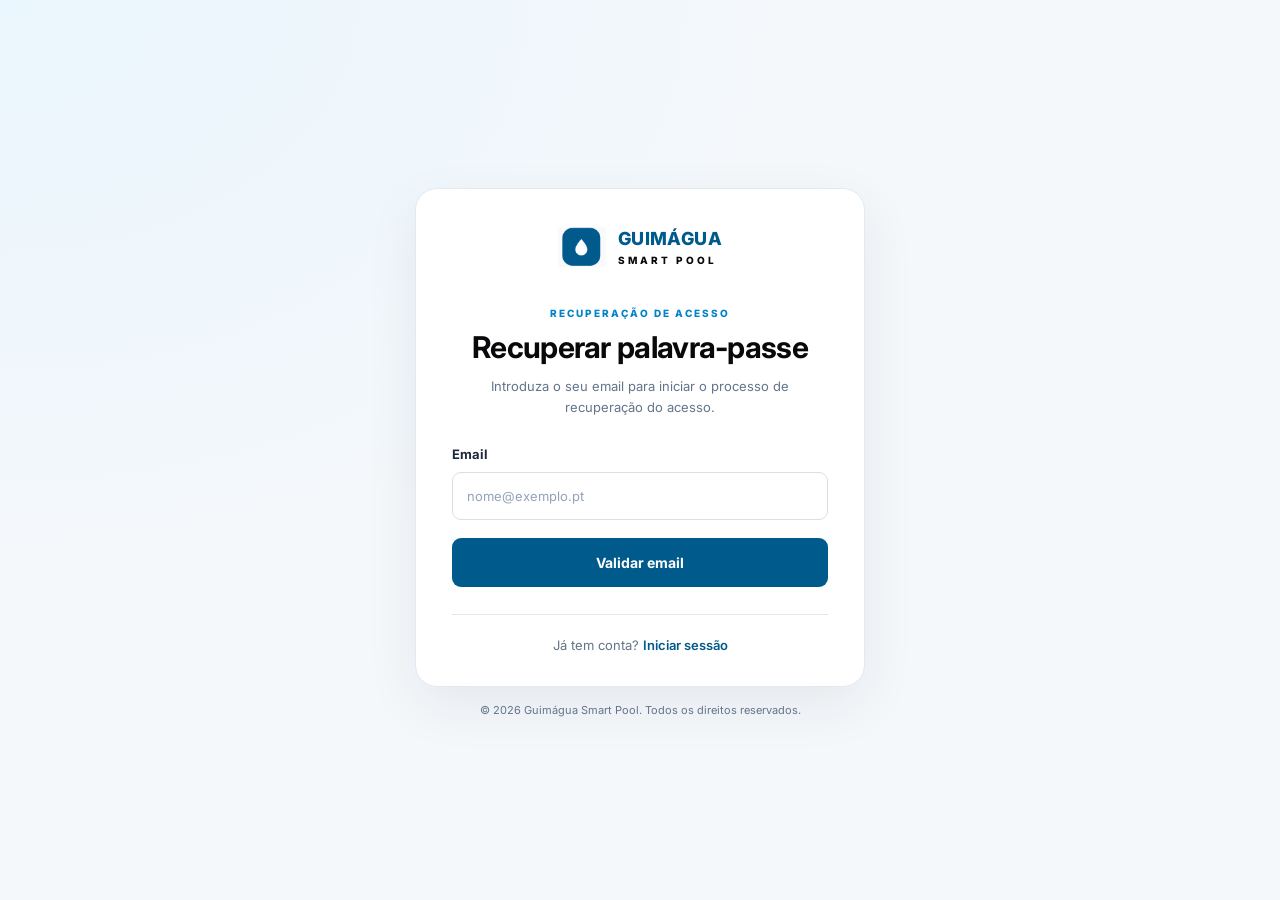
<file: recuperar-password.html>
<!DOCTYPE html>
<html lang="pt-PT">
<head>
    <meta charset="UTF-8">
    <meta name="viewport" content="width=device-width, initial-scale=1.0">
    <meta name="theme-color" content="#005A8C">
    <title>Recuperar Palavra-passe | Guimágua Smart Pool</title>
    <link rel="stylesheet" href="auth.css">
</head>

<body class="auth-page">
    <main class="auth-layout">

        <section class="auth-card" aria-labelledby="recoveryTitle">

            <a href="index.html"
               class="auth-logo"
               aria-label="Guimágua Smart Pool - Início">

                <img src="logo.png"
                     alt=""
                     class="auth-logo-image">

                <span class="auth-logo-text">
                    GUIMÁGUA
                    <small>SMART POOL</small>
                </span>
            </a>

            <div class="auth-heading">
                <span class="eyebrow">RECUPERAÇÃO DE ACESSO</span>

                <h1 id="recoveryTitle">
                    Recuperar palavra-passe
                </h1>

                <p>
                    Introduza o seu email para iniciar o processo
                    de recuperação do acesso.
                </p>
            </div>

            <form id="recoveryForm" novalidate>

                <div class="form-group">
                    <label for="recoveryEmail">Email</label>

                    <input
                        type="email"
                        id="recoveryEmail"
                        name="email"
                        placeholder="nome@exemplo.pt"
                        autocomplete="email"
                        aria-describedby="recoveryEmailError"
                        required
                    >

                    <small
                        class="field-error"
                        id="recoveryEmailError"
                        hidden>
                    </small>
                </div>

                <div
                    id="recoveryMessage"
                    class="form-message"
                    role="status"
                    aria-live="polite"
                    hidden>
                </div>

                <button type="submit" class="auth-button">
                    Validar email
                </button>

            </form>

            <div class="auth-divider"></div>

            <p class="auth-footer">
                Já tem conta?
                <a href="area-cliente.html">Iniciar sessão</a>
            </p>

        </section>

        <p class="auth-copyright">
            © <span class="current-year"></span>
            Guimágua Smart Pool. Todos os direitos reservados.
        </p>

    </main>

    <script src="auth.js" defer></script>
</body>
</html>
</file>
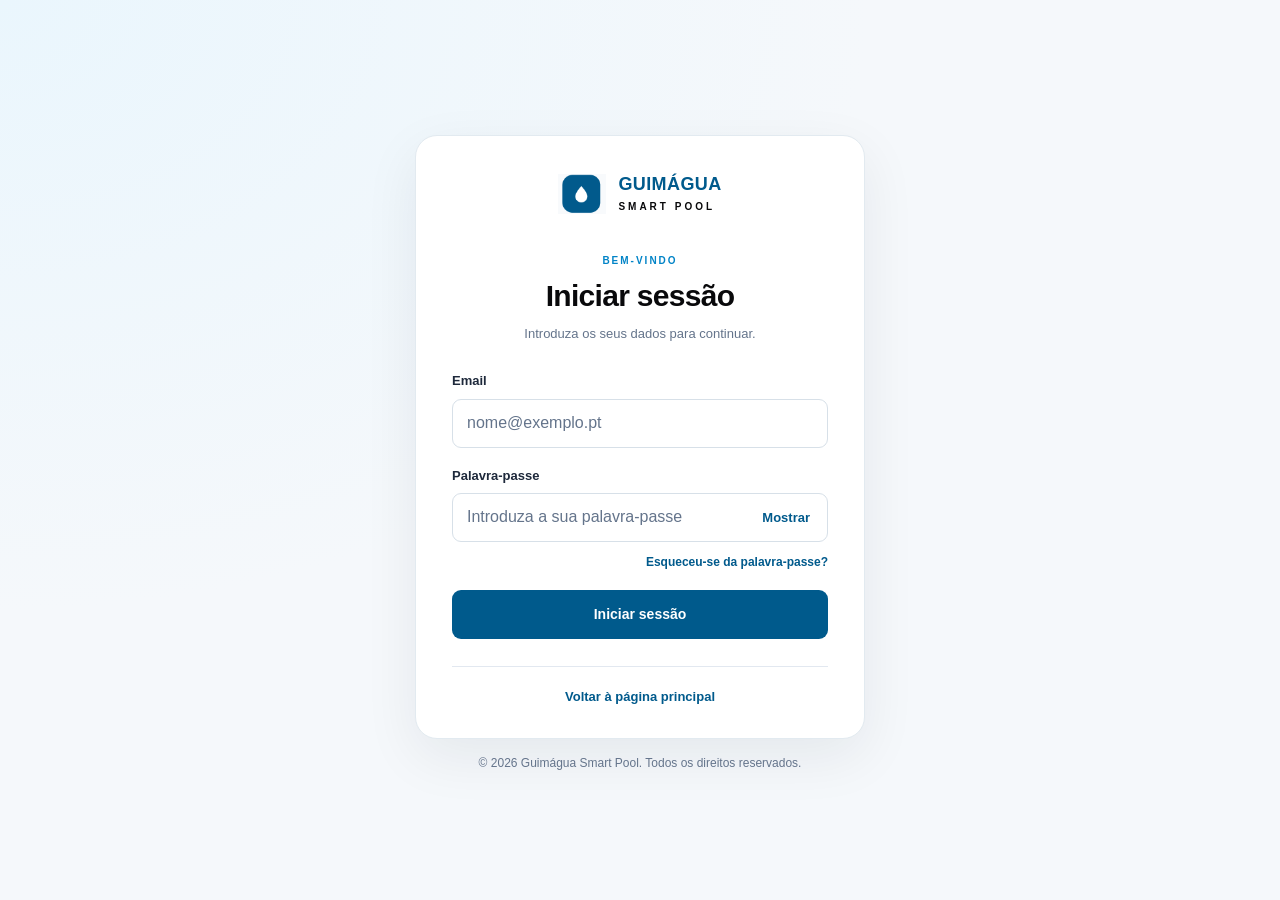
<file: src/area-cliente.html>
<!DOCTYPE html>
<html lang="pt-PT">
<head>
    <meta charset="UTF-8">
    <meta name="viewport" content="width=device-width, initial-scale=1.0">
    <meta name="theme-color" content="#005A8C">
    <title>Iniciar sessão | Guimágua Smart Pool</title>
    <link rel="stylesheet" href="../styles/auth.css">
</head>

<body class="auth-page">
    <main class="auth-layout">

    
        <section class="auth-card" aria-labelledby="loginTitle">

            <a href="./index.html"
               class="auth-logo"
               aria-label="Guimágua Smart Pool - Início">

                <img src="../assets/logo.png"
                     alt=""
                     class="auth-logo-image">

                <span class="auth-logo-text">
                    GUIMÁGUA
                    <small>SMART POOL</small>
                </span>
            </a>

            <div class="auth-heading">
                <span class="eyebrow">BEM-VINDO</span>
                <h1 id="loginTitle">Iniciar sessão</h1>
                <p>Introduza os seus dados para continuar.</p>
            </div>

           <form id="loginForm" novalidate>

    <div class="form-group">
        <label for="email">Email</label>

        <input
            type="email"
            id="email"
            name="email"
            placeholder="nome@exemplo.pt"
            autocomplete="username"
            inputmode="email"
            autocapitalize="none"
            spellcheck="false"
            aria-describedby="emailError"
            required
        >

        <small class="field-error" id="emailError" hidden></small>
    </div>

    <div class="form-group">
        <label for="password">Palavra-passe</label>

        <div class="password-wrapper">
            <input
                type="password"
                id="password"
                name="password"
                placeholder="Introduza a sua palavra-passe"
                autocomplete="current-password"
                aria-describedby="passwordError"
                required
            >

            <button
                type="button"
                class="toggle-password"
                id="togglePassword"
                aria-label="Mostrar palavra-passe"
                aria-pressed="false">
                Mostrar
            </button>
        </div>

        <small class="field-error" id="passwordError" hidden></small>
    </div>

    <div class="auth-options">
        <a href="./recuperar-password.html">
            Esqueceu-se da palavra-passe?
        </a>
    </div>

    <div
        id="loginMessage"
        class="form-message"
        role="alert"
        aria-live="polite"
        hidden>
    </div>

    <button type="submit" class="auth-button">
        Iniciar sessão
    </button>

</form>

            <div class="auth-divider"></div>

            <p class="auth-footer">
                <a href="./index.html">Voltar à página principal</a>
            </p>

        </section>

        <p class="auth-copyright">
            © <span class="current-year"></span>
            Guimágua Smart Pool. Todos os direitos reservados.
        </p>

    </main>

    <script src="./auth.js" defer></script>
</body>
</html>
</file>
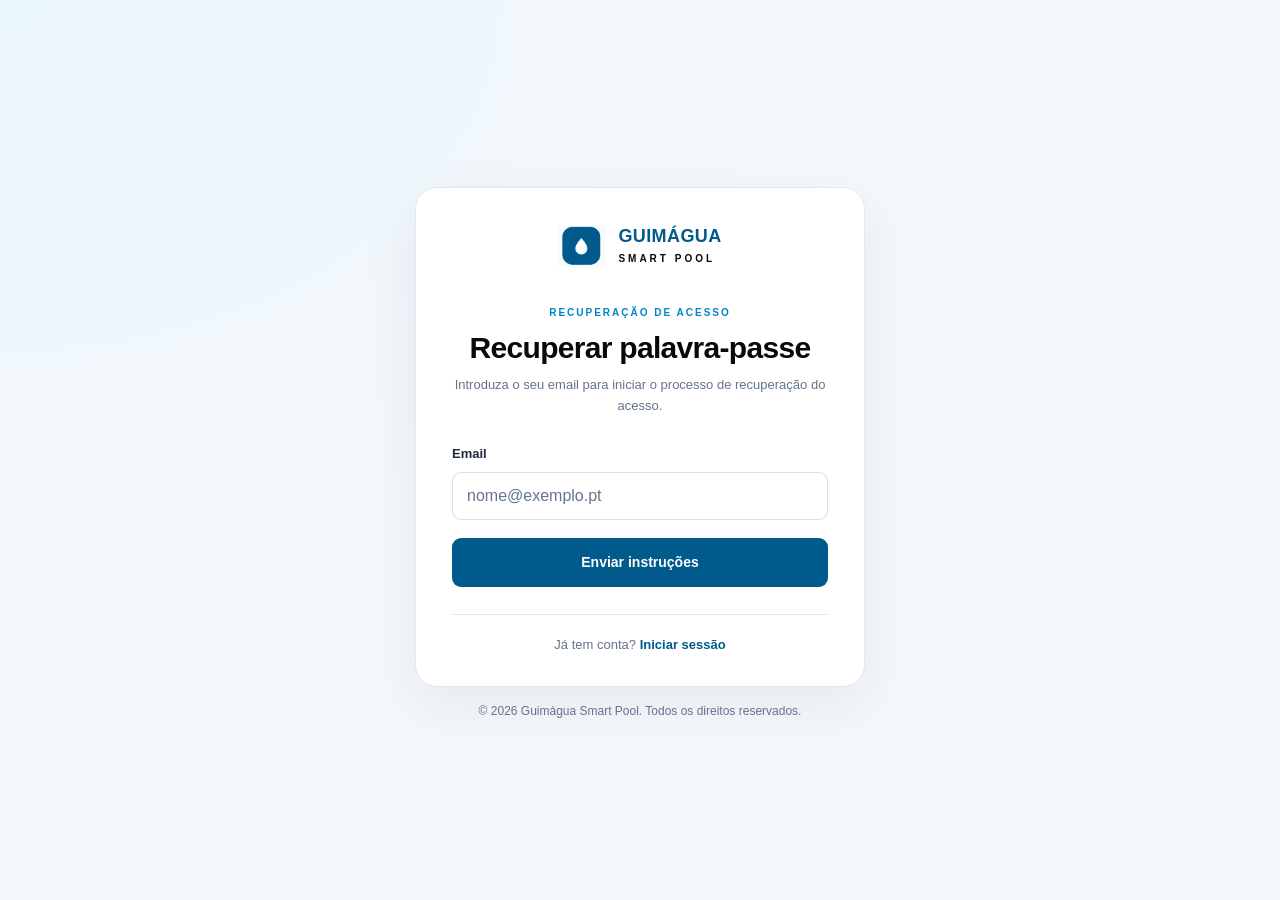
<file: src/recuperar-password.html>
<!DOCTYPE html>
<html lang="pt-PT">
<head>
    <meta charset="UTF-8">
    <meta name="viewport" content="width=device-width, initial-scale=1.0">
    <meta name="theme-color" content="#005A8C">
    <title>Recuperar Palavra-passe | Guimágua Smart Pool</title>
    <link rel="stylesheet" href="../styles/auth.css">
</head>

<body class="auth-page">
    <main class="auth-layout">

        <section class="auth-card" aria-labelledby="recoveryTitle">

            <a href="./index.html"
               class="auth-logo"
               aria-label="Guimágua Smart Pool - Início">

                <img src="../assets/logo.png"
                     alt=""
                     class="auth-logo-image">

                <span class="auth-logo-text">
                    GUIMÁGUA
                    <small>SMART POOL</small>
                </span>
            </a>

            <div class="auth-heading">
                <span class="eyebrow">RECUPERAÇÃO DE ACESSO</span>

                <h1 id="recoveryTitle">
                    Recuperar palavra-passe
                </h1>

                <p>
                    Introduza o seu email para iniciar o processo
                    de recuperação do acesso.
                </p>
            </div>

            <form id="recoveryForm" novalidate>

                <div class="form-group">
                    <label for="recoveryEmail">Email</label>

                    <input
                    type="email"
                    id="recoveryEmail"
                    name="email"
                    placeholder="nome@exemplo.pt"
                    autocomplete="email"
                    inputmode="email"
                    autocapitalize="none"
                    spellcheck="false"
                    aria-describedby="recoveryEmailError"
                    required
                >

                    <small
                        class="field-error"
                        id="recoveryEmailError"
                        hidden>
                    </small>
                </div>

                <div
                    id="recoveryMessage"
                    class="form-message"
                    role="status"
                    aria-live="polite"
                    hidden>
                </div>

            <button type="submit" class="auth-button">
                Enviar instruções
            </button>   

            </form>

            <div class="auth-divider"></div>

            <p class="auth-footer">
                Já tem conta?
                <a href="./area-cliente.html">Iniciar sessão</a>
            </p>

        </section>

        <p class="auth-copyright">
            © <span class="current-year"></span>
            Guimágua Smart Pool. Todos os direitos reservados.
        </p>

    </main>

    <script src="./auth.js" defer></script>
</body>
</html>
</file>
<file: auth.css>
@import url('https://fonts.googleapis.com/css2?family=Inter:wght@400;500;600;700;800&display=swap');

:root {
    --primary: #005A8C;
    --tertiary: #0284C7;
    --secondary: #09090B;
    --neutral: #F5F8FB;
    --white: #FFFFFF;
    --muted: #64748B;
    --border: #D7E0E8;
    --danger: #B91C1C;
    --success: #166534;
}

* {
    box-sizing: border-box;
}

html {
    min-height: 100%;
}

body {
    margin: 0;
    min-height: 100vh;
    font-family: 'Inter', Arial, sans-serif;
    color: var(--secondary);
    background: var(--neutral);
    line-height: 1.6;
}

button,
input {
    font: inherit;
}

a {
    color: var(--primary);
    text-decoration: none;
}

a:hover {
    color: var(--tertiary);
}

[hidden] {
    display: none !important;
}

/* Fundo e estrutura geral */

.auth-page {
    min-height: 100vh;
    background:
        radial-gradient(
            ellipse at top left,
            #EAF6FD 0%,
            transparent 48%
        ),
        var(--neutral);
}

.auth-layout {
    width: 100%;
    min-height: 100vh;
    display: flex;
    flex-direction: column;
    align-items: center;
    justify-content: center;
    padding: 28px 20px 20px;
}

/* Link para voltar */

.auth-back {
    display: block;
    width: 100%;
    max-width: 450px;
    margin: 0 auto 14px;
    color: #334155;
    font-size: 14px;
    font-weight: 500;
}

.auth-back span {
    margin-right: 7px;
}

/* Cartão principal */

.auth-card {
    display: block;
    width: 100%;
    max-width: 450px;
    margin: 0 auto;
    padding: 34px 36px 30px;
    border: 1px solid #E2EAF0;
    border-radius: 22px;
    background: var(--white);
    box-shadow: 0 18px 55px rgba(15, 23, 42, 0.07);
}

/* Logótipo */

.auth-logo {
    display: flex;
    flex-direction: row;
    align-items: center;
    justify-content: center;
    gap: 12px;
    width: fit-content;
    max-width: 100%;
    margin: 0 auto 28px;
    color: var(--primary);
    font-size: 18px;
    font-weight: 800;
    line-height: 1.2;
    letter-spacing: 0.4px;
}

.auth-logo:hover {
    color: var(--primary);
}

.auth-logo-image {
    display: block;
    width: 48px;
    height: 48px;
    max-width: 48px;
    flex: 0 0 48px;
    object-fit: contain;
}

.auth-logo-text {
    display: block;
}

.auth-logo-text small {
    display: block;
    margin-top: 4px;
    color: var(--secondary);
    font-size: 10px;
    line-height: 1.4;
    letter-spacing: 3px;
}

/* Título */

.auth-heading {
    margin: 0 0 27px;
    text-align: center;
}

.eyebrow {
    display: inline-block;
    margin-bottom: 8px;
    color: var(--tertiary);
    font-size: 10px;
    font-weight: 800;
    letter-spacing: 2px;
}

.auth-heading h1 {
    margin: 0 0 9px;
    font-size: clamp(25px, 5vw, 30px);
    line-height: 1.25;
    letter-spacing: -0.7px;
}

.auth-heading p {
    margin: 0;
    color: var(--muted);
    font-size: 13px;
}

/* Formulários */

#loginForm,
#recoveryForm {
    display: flex;
    flex-direction: column;
    gap: 18px;
}

.form-group {
    display: flex;
    flex-direction: column;
    gap: 7px;
    min-width: 0;
}

.form-group label {
    display: block;
    color: #1E293B;
    font-size: 13px;
    font-weight: 700;
}

.form-group input {
    display: block;
    width: 100%;
    min-width: 0;
    min-height: 48px;
    margin: 0;
    padding: 12px 14px;
    border: 1px solid var(--border);
    border-radius: 9px;
    outline: none;
    color: var(--secondary);
    background: var(--white);
    font-size: 13px;
    line-height: 1.4;
    transition: border-color 0.2s ease, box-shadow 0.2s ease;
}

.form-group input::placeholder {
    color: #94A3B8;
    opacity: 1;
}

.form-group input:focus {
    border-color: var(--tertiary);
    box-shadow: 0 0 0 3px rgba(2, 132, 199, 0.13);
}

/* Campos com erro */

.form-group.error input {
    border-color: var(--danger);
    background: #FEF2F2;
}

.form-group.error input:focus {
    box-shadow: 0 0 0 3px rgba(185, 28, 28, 0.12);
}

.field-error {
    display: block;
    color: var(--danger);
    font-size: 12px;
    line-height: 1.45;
}

/* Recuperação da palavra-passe */

.auth-options {
    display: flex;
    justify-content: flex-end;
    margin-top: -7px;
}

.auth-options a {
    font-size: 12px;
    font-weight: 600;
}

/* Botão */

.auth-button {
    display: block;
    width: 100%;
    min-height: 49px;
    margin: 0;
    padding: 12px 18px;
    border: 0;
    border-radius: 9px;
    color: var(--white);
    background: var(--primary);
    font-size: 14px;
    font-weight: 700;
    cursor: pointer;
    transition: background 0.2s ease, transform 0.2s ease;
}

.auth-button:hover {
    background: var(--tertiary);
}

.auth-button:active {
    transform: translateY(1px);
}

/* Mensagens de erro e sucesso */

.form-message {
    padding: 11px 13px;
    border: 1px solid transparent;
    border-radius: 8px;
    font-size: 12px;
    line-height: 1.55;
}

.form-message.error {
    color: #991B1B;
    border-color: #FECACA;
    background: #FEF2F2;
}

.form-message.success {
    color: #166534;
    border-color: #BBF7D0;
    background: #F0FDF4;
}

/* Separador e rodapé do cartão */

.auth-divider {
    width: 100%;
    height: 1px;
    margin: 27px 0 20px;
    background: #E2E8F0;
}

.auth-footer {
    margin: 0;
    color: var(--muted);
    font-size: 13px;
    text-align: center;
}

.auth-footer a {
    font-weight: 600;
}

.auth-copyright {
    width: 100%;
    max-width: 650px;
    margin: 15px auto 0;
    color: var(--muted);
    font-size: 11px;
    text-align: center;
}

/* Acessibilidade */

a:focus-visible,
button:focus-visible,
input:focus-visible {
    outline: 3px solid rgba(2, 132, 199, 0.3);
    outline-offset: 3px;
}

/* Telemóveis */

@media (max-width: 480px) {
    .auth-layout {
        padding: 22px 14px;
    }

    .auth-card {
        padding: 27px 21px 24px;
        border-radius: 16px;
    }

    .auth-logo {
        margin-bottom: 25px;
    }

    .auth-heading h1 {
        font-size: 26px;
    }

    .auth-back {
        font-size: 13px;
    }
}
</file>
<file: styles/auth.css>
:root {
    --primary: #005A8C;
    --tertiary: #0284C7;
    --secondary: #09090B;
    --neutral: #F5F8FB;
    --white: #FFFFFF;
    --muted: #64748B;
    --border: #D7E0E8;
    --danger: #B91C1C;
    --success: #166534;
}

* {
    box-sizing: border-box;
}

html {
    min-height: 100%;
}

body {
    margin: 0;
    min-height: 100vh;
    font-family: 'Inter', Arial, sans-serif;
    color: var(--secondary);
    background: var(--neutral);
    line-height: 1.6;
}

button,
input {
    font: inherit;
}

a {
    color: var(--primary);
    text-decoration: none;
}

a:hover {
    color: var(--tertiary);
}

[hidden] {
    display: none !important;
}

/* Fundo e estrutura geral */

.auth-page {
    min-height: 100vh;
    background:
        radial-gradient(
            ellipse at top left,
            #EAF6FD 0%,
            transparent 48%
        ),
        var(--neutral);
}

.auth-layout {
    width: 100%;
    min-height: 100vh;
    display: flex;
    flex-direction: column;
    align-items: center;
    justify-content: center;
    padding: 28px 20px 20px;
}

/* Link para voltar */

.auth-back {
    display: block;
    width: 100%;
    max-width: 450px;
    margin: 0 auto 14px;
    color: #334155;
    font-size: 14px;
    font-weight: 500;
}

.auth-back span {
    margin-right: 7px;
}

/* Cartão principal */

.auth-card {
    display: block;
    width: 100%;
    max-width: 450px;
    margin: 0 auto;
    padding: 34px 36px 30px;
    border: 1px solid #E2EAF0;
    border-radius: 22px;
    background: var(--white);
    box-shadow: 0 18px 55px rgba(15, 23, 42, 0.07);
}

/* Logótipo */

.auth-logo {
    display: flex;
    flex-direction: row;
    align-items: center;
    justify-content: center;
    gap: 12px;
    width: fit-content;
    max-width: 100%;
    margin: 0 auto 28px;
    color: var(--primary);
    font-size: 18px;
    font-weight: 800;
    line-height: 1.2;
    letter-spacing: 0.4px;
}

.auth-logo:hover {
    color: var(--primary);
}

.auth-logo-image {
    display: block;
    width: 48px;
    height: 48px;
    max-width: 48px;
    flex: 0 0 48px;
    object-fit: contain;
}

.auth-logo-text {
    display: block;
}

.auth-logo-text small {
    display: block;
    margin-top: 4px;
    color: var(--secondary);
    font-size: 10px;
    line-height: 1.4;
    letter-spacing: 3px;
}

/* Título */

.auth-heading {
    margin: 0 0 27px;
    text-align: center;
}

.eyebrow {
    display: inline-block;
    margin-bottom: 8px;
    color: var(--tertiary);
    font-size: 10px;
    font-weight: 800;
    letter-spacing: 2px;
}

.auth-heading h1 {
    margin: 0 0 9px;
    font-size: clamp(25px, 5vw, 30px);
    line-height: 1.25;
    letter-spacing: -0.7px;
}

.auth-heading p {
    margin: 0;
    color: var(--muted);
    font-size: 13px;
}

/* Formulários */

#loginForm,
#recoveryForm {
    display: flex;
    flex-direction: column;
    gap: 18px;
}

.form-group {
    display: flex;
    flex-direction: column;
    gap: 7px;
    min-width: 0;
}

.form-group label {
    display: block;
    color: #1E293B;
    font-size: 13px;
    font-weight: 700;
}

.form-group input {
    display: block;
    width: 100%;
    min-width: 0;
    min-height: 48px;
    margin: 0;
    padding: 12px 14px;
    border: 1px solid var(--border);
    border-radius: 9px;
    outline: none;
    color: var(--secondary);
    background: var(--white);
    font-size: 16px;
    line-height: 1.4;
    transition: border-color 0.2s ease, box-shadow 0.2s ease;
}

.form-group input::placeholder {
    color: var(--muted);
    opacity: 1;
}

.form-group input:focus {
    border-color: var(--tertiary);
    box-shadow: 0 0 0 3px rgba(2, 132, 199, 0.13);
}

/* Campos com erro */

.form-group.error input {
    border-color: var(--danger);
    background: #FEF2F2;
}

.form-group.error input:focus {
    box-shadow: 0 0 0 3px rgba(185, 28, 28, 0.12);
}

.field-error {
    display: block;
    color: var(--danger);
    font-size: 12px;
    line-height: 1.45;
}

/* Recuperação da palavra-passe */

.auth-options {
    display: flex;
    justify-content: flex-end;
    margin-top: -7px;
}

.auth-options a {
    font-size: 12px;
    font-weight: 600;
}

/* Botão */

.auth-button {
    display: block;
    width: 100%;
    min-height: 49px;
    margin: 0;
    padding: 12px 18px;
    border: 0;
    border-radius: 9px;
    color: var(--white);
    background: var(--primary);
    font-size: 14px;
    font-weight: 700;
    cursor: pointer;
    transition: background 0.2s ease, transform 0.2s ease;
}

.auth-button:hover {
    background: var(--tertiary);
}

.auth-button:active {
    transform: translateY(1px);
}

/* Mensagens de erro e sucesso */

.form-message {
    padding: 11px 13px;
    border: 1px solid transparent;
    border-radius: 8px;
    font-size: 12px;
    line-height: 1.55;
}

.form-message.error {
    color: #991B1B;
    border-color: #FECACA;
    background: #FEF2F2;
}

.form-message.success {
    color: #166534;
    border-color: #BBF7D0;
    background: #F0FDF4;
}

/* Separador e rodapé do cartão */

.auth-divider {
    width: 100%;
    height: 1px;
    margin: 27px 0 20px;
    background: #E2E8F0;
}

.auth-footer {
    margin: 0;
    color: var(--muted);
    font-size: 13px;
    text-align: center;
}

.auth-footer a {
    font-weight: 600;
}

.auth-copyright {
    width: 100%;
    max-width: 650px;
    margin: 15px auto 0;
    color: var(--muted);
    font-size: 12px;
    text-align: center;
}

/* Acessibilidade */

a:focus-visible,
button:focus-visible,
input:focus-visible {
    outline: 3px solid rgba(2, 132, 199, 0.3);
    outline-offset: 3px;
}

/* Telemóveis */

@media (max-width: 480px) {
    .auth-layout {
        padding: 22px 14px;
    }

    .auth-card {
        padding: 27px 21px 24px;
        border-radius: 16px;
    }

    .auth-logo {
        margin-bottom: 25px;
    }

    .auth-heading h1 {
        font-size: 26px;
    }

    .auth-back {
        font-size: 13px;
    }
}
/* Palavra-passe com botão mostrar/ocultar */
.password-wrapper {
    position: relative;
}

.password-wrapper input {
    padding-right: 90px;
}

.toggle-password {
    position: absolute;
    top: 50%;
    right: 8px;
    transform: translateY(-50%);
    padding: 8px 10px;
    border: 0;
    border-radius: 6px;
    background: transparent;
    color: var(--primary);
    font-size: 13px;
    font-weight: 600;
    cursor: pointer;
}

.toggle-password:hover {
    color: var(--tertiary);
}

/* Botão desativado enquanto carrega */
.auth-button:disabled {
    opacity: 0.7;
    cursor: not-allowed;
}

.auth-button:disabled:hover {
    background: var(--primary);
}
</file>
